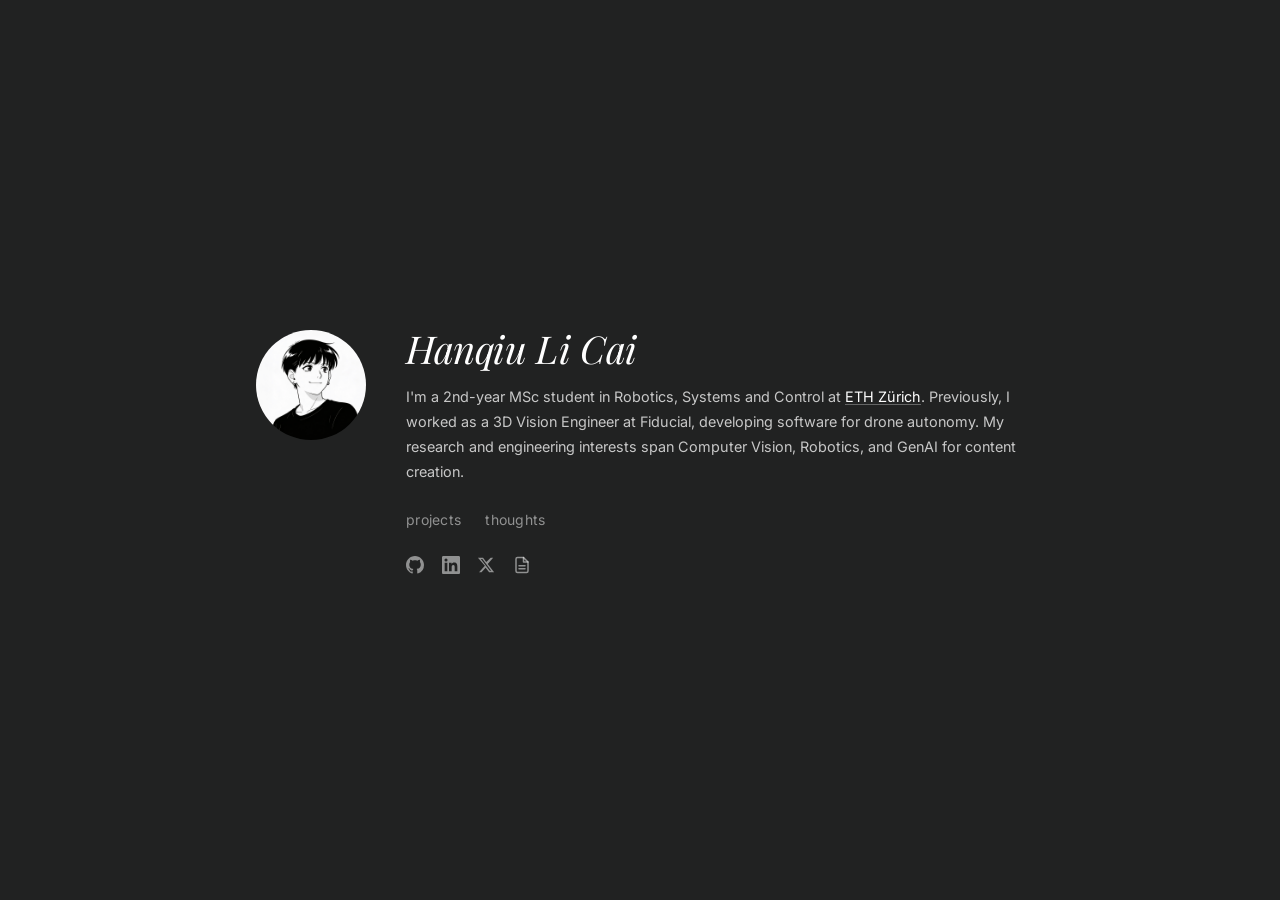
<file: index.html>
<!DOCTYPE html>
<html lang="en">
<head>
  <meta charset="UTF-8">
  <meta name="viewport" content="width=device-width, initial-scale=1.0">
  <title>Hanqiu Li Cai</title>
  <meta name="description" content="Personal website of Hanqiu Li Cai">
  <link rel="stylesheet" href="css/style.css">
</head>
<body class="centered">

<div class="page">
<div class="hero">
  <div class="avatar-wrap">
    <img class="avatar" src="7e15e809a15540feb03a42cc08ca48bd.jpeg" alt="Hanqiu Li Cai">
  </div>
  <div class="content">
    <h1>Hanqiu Li Cai</h1>
    <p class="bio">
      I'm a 2nd-year MSc student in Robotics, Systems and Control at <a href="https://ethz.ch">ETH Zürich</a>.
      Previously, I worked as a 3D Vision Engineer at Fiducial, developing software for drone autonomy.
      My research and engineering interests span Computer Vision, Robotics, and GenAI for content creation.
    </p>
    <nav class="nav">
      <a href="projects.html">projects</a>
      <a href="thoughts.html">thoughts</a>
    </nav>
    <div class="social">
      <a href="https://github.com/hanqiuli" class="social-link" aria-label="GitHub">
        <svg viewBox="0 0 16 16" fill="currentColor" aria-hidden="true"><path d="M8 0C3.58 0 0 3.58 0 8c0 3.54 2.29 6.53 5.47 7.59.4.07.55-.17.55-.38 0-.19-.01-.82-.01-1.49-2.01.37-2.53-.49-2.69-.94-.09-.23-.48-.94-.82-1.13-.28-.15-.68-.52-.01-.53.63-.01 1.08.58 1.23.82.72 1.21 1.87.87 2.33.66.07-.52.28-.87.51-1.07-1.78-.2-3.64-.89-3.64-3.95 0-.87.31-1.59.82-2.15-.08-.2-.36-1.02.08-2.12 0 0 .67-.21 2.2.82.64-.18 1.32-.27 2-.27.68 0 1.36.09 2 .27 1.53-1.04 2.2-.82 2.2-.82.44 1.1.16 1.92.08 2.12.51.56.82 1.27.82 2.15 0 3.07-1.87 3.75-3.65 3.95.29.25.54.73.54 1.48 0 1.07-.01 1.93-.01 2.2 0 .21.15.46.55.38A8.013 8.013 0 0016 8c0-4.42-3.58-8-8-8z"/></svg>
      </a>
      <a href="https://www.linkedin.com/in/hanqiu-li-cai/" class="social-link" aria-label="LinkedIn">
        <svg viewBox="0 0 24 24" fill="currentColor" aria-hidden="true"><path d="M20.447 20.452h-3.554v-5.569c0-1.328-.027-3.037-1.852-3.037-1.853 0-2.136 1.445-2.136 2.939v5.667H9.351V9h3.414v1.561h.046c.477-.9 1.637-1.85 3.37-1.85 3.601 0 4.267 2.37 4.267 5.455v6.286zM5.337 7.433a2.062 2.062 0 01-2.063-2.065 2.064 2.064 0 112.063 2.065zm1.782 13.019H3.555V9h3.564v11.452zM22.225 0H1.771C.792 0 0 .774 0 1.729v20.542C0 23.227.792 24 1.771 24h20.451C23.2 24 24 23.227 24 22.271V1.729C24 .774 23.2 0 22.222 0h.003z"/></svg>
      </a>
      <a href="https://x.com/hanqiulicai" class="social-link" aria-label="X">
        <svg viewBox="0 0 24 24" fill="currentColor" aria-hidden="true"><path d="M18.244 2.25h3.308l-7.227 8.26 8.502 11.24H16.17l-4.714-6.231-5.401 6.231H2.744l7.73-8.835L1.254 2.25H8.08l4.259 5.63L18.244 2.25zm-1.161 17.52h1.833L7.084 4.126H5.117L17.083 19.77z"/></svg>
      </a>
      <a href="cv/Hanqiu_Li_Cai.pdf" class="social-link" aria-label="CV">
        <svg viewBox="0 0 24 24" fill="none" stroke="currentColor" stroke-width="2" stroke-linecap="round" stroke-linejoin="round" aria-hidden="true"><path d="M14 2H6a2 2 0 0 0-2 2v16a2 2 0 0 0 2 2h12a2 2 0 0 0 2-2V8z"/><polyline points="14 2 14 8 20 8"/><line x1="16" y1="13" x2="8" y2="13"/><line x1="16" y1="17" x2="8" y2="17"/></svg>
      </a>
    </div>
  </div>
</div>
</div>

</body>
</html>
</file>
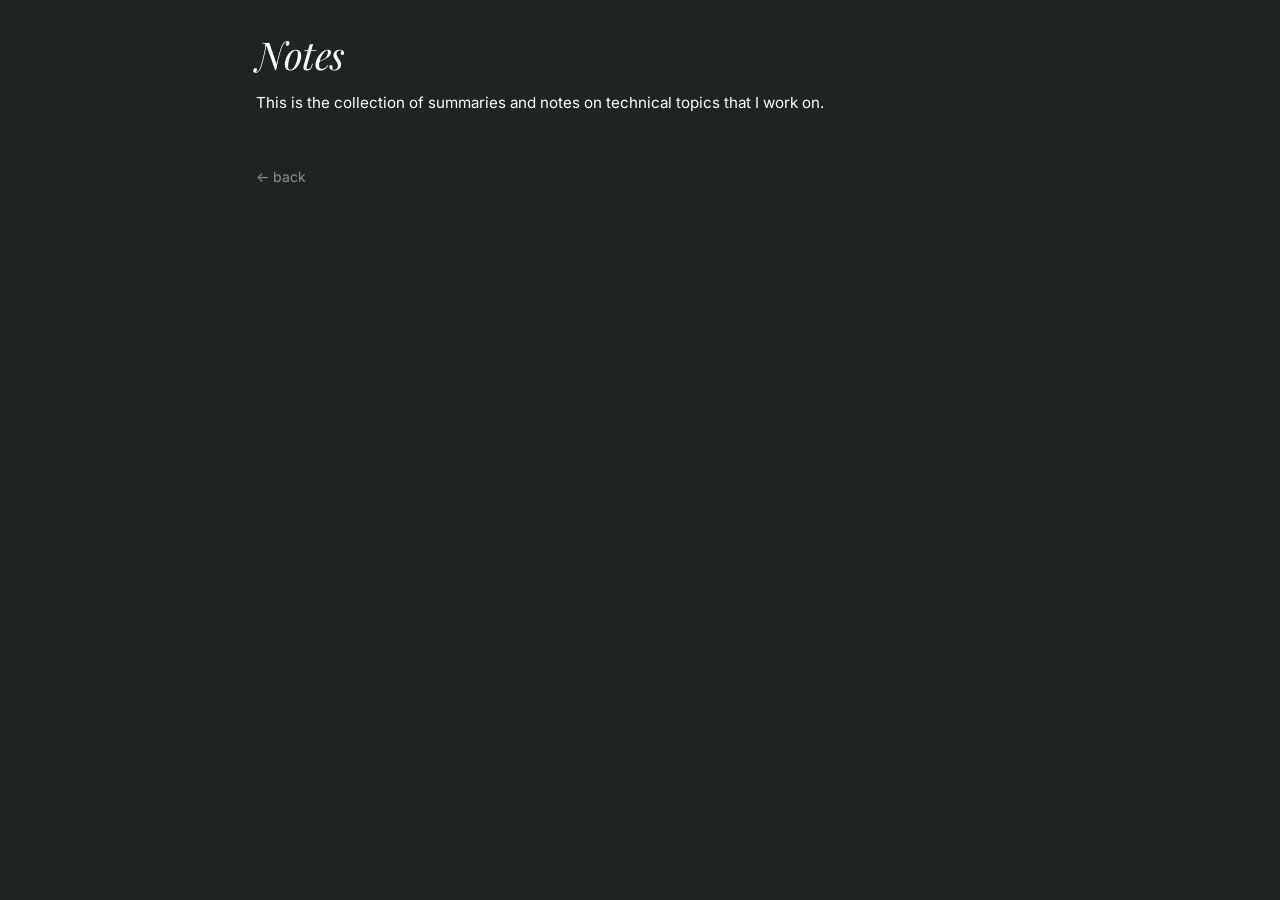
<file: notes.html>
<!DOCTYPE html>
<html lang="en">
<head>
  <meta charset="UTF-8">
  <meta name="viewport" content="width=device-width, initial-scale=1.0">
  <title>Notes - Hanqiu Li Cai</title>
  <meta name="description" content="Technical notes by Hanqiu Li Cai">
  <link rel="stylesheet" href="css/style.css">
</head>
<body>

<div class="page">
<h1>Notes</h1>

<p>
  This is the collection of summaries and notes on technical topics that I work on.
</p>

<ul class="post-list" id="posts"></ul>

<p class="back"><a href="/">← back</a></p>
</div>

<script>
  fetch('notes/posts.json?t=' + Date.now())
    .then(r => r.json())
    .then(posts => {
      const list = document.getElementById('posts');
      posts
        .sort((a, b) => new Date(b.date) - new Date(a.date))
        .forEach(post => {
          const date = new Date(post.date);
          const dateStr = date.toLocaleDateString('en-US', { month: 'short', day: 'numeric' });
          list.innerHTML += `
            <li>
              <span class="date">${dateStr}</span>
              <a href="notes/post.html?p=${post.slug}">${post.title}</a>
            </li>
          `;
        });
    });
</script>

</body>
</html>
</file>
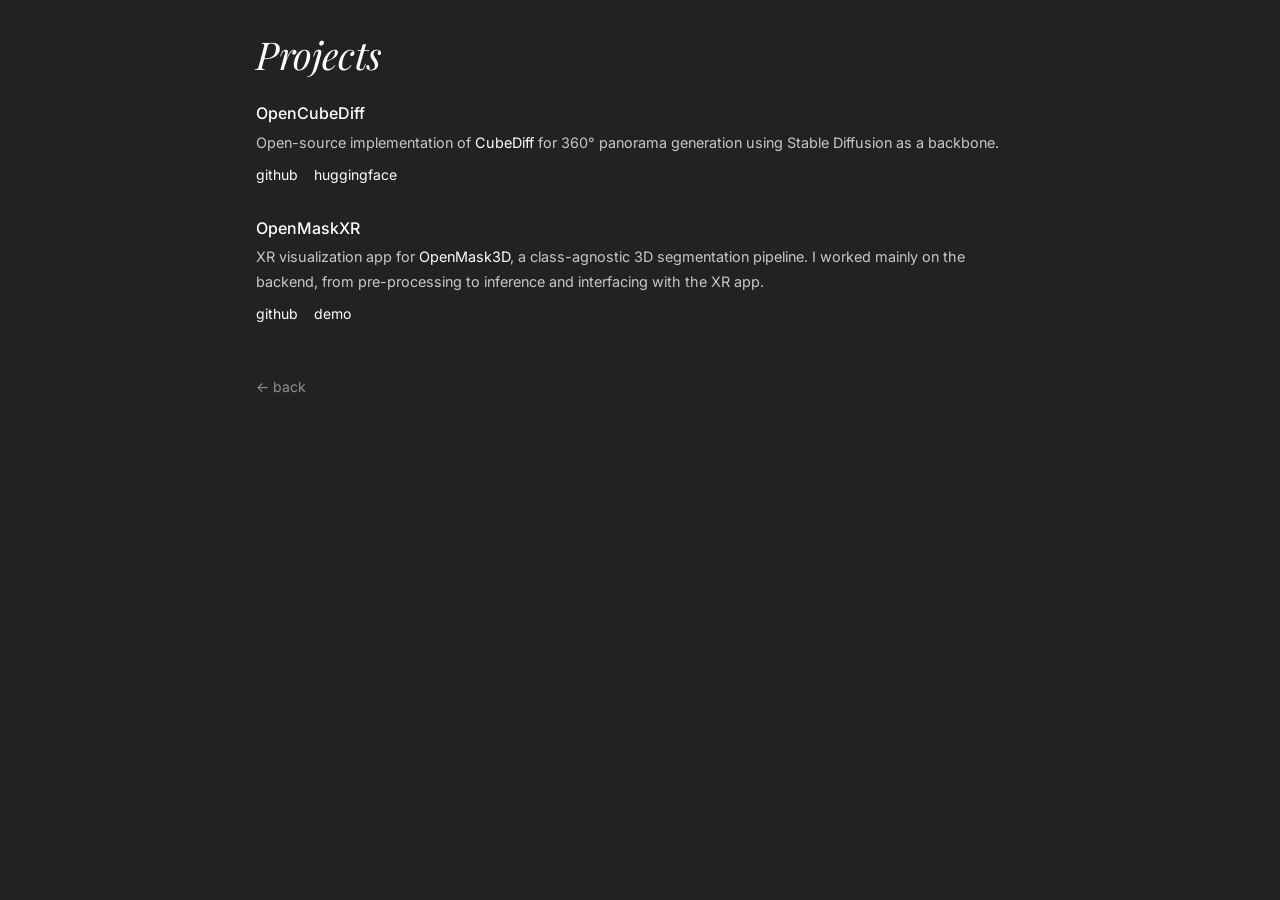
<file: projects.html>
<!DOCTYPE html>
<html lang="en">
<head>
  <meta charset="UTF-8">
  <meta name="viewport" content="width=device-width, initial-scale=1.0">
  <title>Projects - Your Name</title>
  <meta name="description" content="Projects by Your Name">
  <link rel="stylesheet" href="css/style.css">
</head>
<body>

<div class="page">
<h1>Projects</h1>

<div class="project">
  <h3>OpenCubeDiff</h3>
  <p>Open-source implementation of <a href="https://cubediff.github.io/">CubeDiff</a> for 360° panorama generation using Stable Diffusion as a backbone.</p>
  <div class="links small">
    <a href="https://github.com/Juan5713/OpenCubeDiff">github</a>
    <a href="https://huggingface.co/collections/hlicai/opencubediff">huggingface</a>
  </div>
</div>

<div class="project">
  <h3>OpenMaskXR</h3>
  <p>XR visualization app for <a href="https://openmask3d.github.io/">OpenMask3D</a>, a class-agnostic 3D segmentation pipeline. I worked mainly on the backend, from pre-processing to inference and interfacing with the XR app.</p>
  <div class="links small">
    <a href="https://github.com/AlexLike/OpenMaskXR">github</a>
    <a href="https://www.youtube.com/watch?v=rDraLkbDRW0">demo</a>
  </div>
</div>

<p class="back"><a href="/">← back</a></p>
</div>

</body>
</html>
</file>
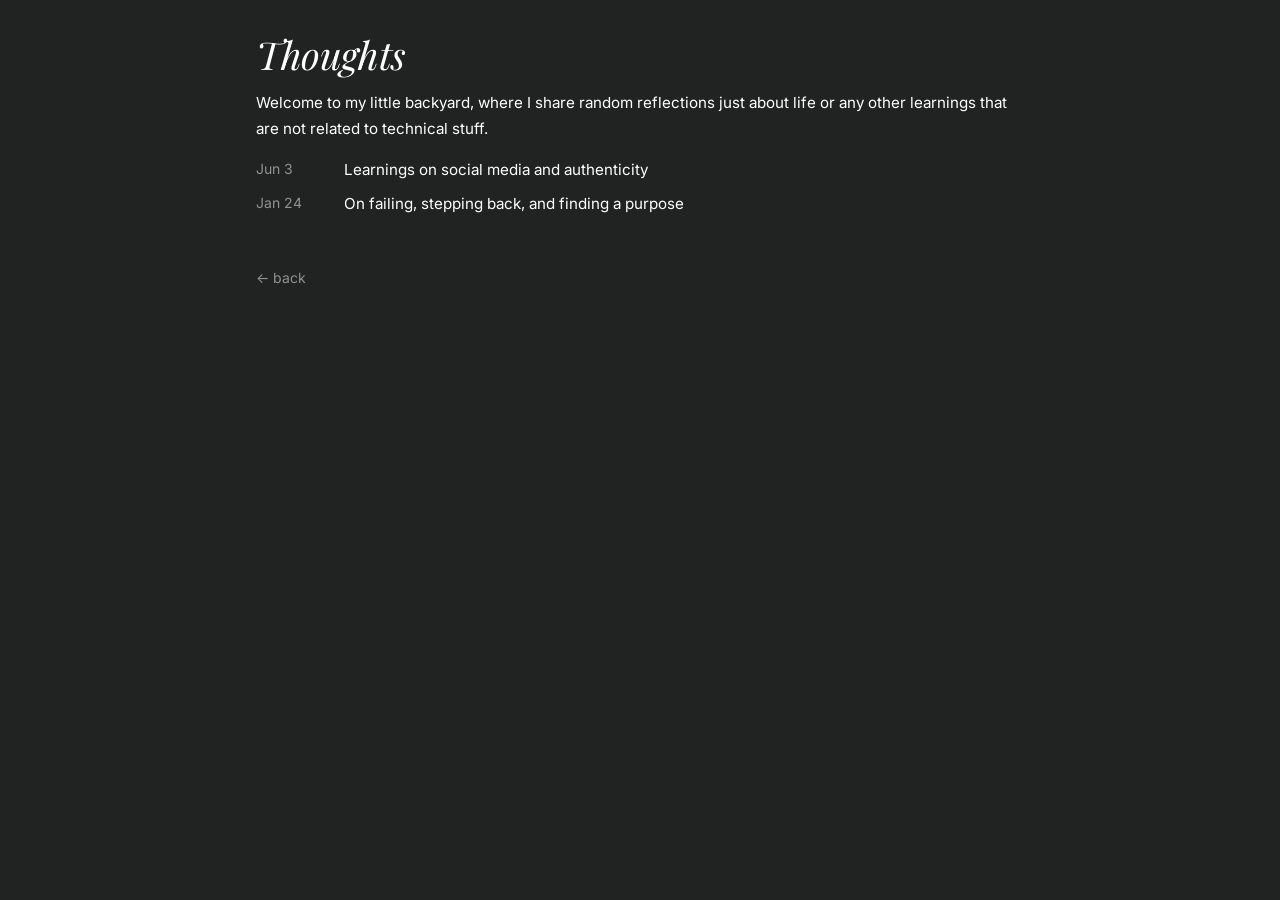
<file: thoughts.html>
<!DOCTYPE html>
<html lang="en">
<head>
  <meta charset="UTF-8">
  <meta name="viewport" content="width=device-width, initial-scale=1.0">
  <title>Thoughts - Hanqiu Li Cai</title>
  <meta name="description" content="Personal thoughts by Hanqiu Li Cai">
  <link rel="stylesheet" href="css/style.css">
</head>
<body>

<div class="page">
<h1>Thoughts</h1>

<p>
  Welcome to my little backyard, where I share random reflections just about life or any other learnings that are not related to technical stuff.
</p>

<ul class="post-list" id="posts"></ul>

<p class="back"><a href="/">← back</a></p>
</div>

<script>
  fetch('thoughts/posts.json?t=' + Date.now())
    .then(r => r.json())
    .then(posts => {
      const list = document.getElementById('posts');
      posts
        .sort((a, b) => new Date(b.date) - new Date(a.date))
        .forEach(post => {
          const date = new Date(post.date);
          const dateStr = date.toLocaleDateString('en-US', { month: 'short', day: 'numeric' });
          list.innerHTML += `
            <li>
              <span class="date">${dateStr}</span>
              <a href="thoughts/post.html?p=${post.slug}">${post.title}</a>
            </li>
          `;
        });
    });
</script>

</body>
</html>
</file>
<file: css/style.css>
@import url('https://fonts.googleapis.com/css2?family=Playfair+Display:ital,wght@1,400&family=Inter:wght@300;400;500&display=swap');

:root {
  --bg: #212222;
  --text: #ffffff;
  --muted: rgba(255, 255, 255, 0.5);
  --subtle: rgba(255, 255, 255, 0.75);
  --border: rgba(255, 255, 255, 0.1);
}

* { box-sizing: border-box; margin: 0; padding: 0; }

body {
  font-family: 'Inter', -apple-system, BlinkMacSystemFont, sans-serif;
  font-size: 0.95rem;
  font-weight: 400;
  line-height: 1.7;
  color: var(--text);
  background: var(--bg);
  margin: 0;
  min-height: 100vh;
  display: flex;
  align-items: flex-start;
  justify-content: center;
}

.page {
  width: 100%;
  max-width: 52rem;
  padding: 2rem;
}

body.centered {
  align-items: center;
}

/* ── Hero layout ────────────────────────────────── */

.hero {
  display: flex;
  align-items: flex-start;
  gap: 2.5rem;
}

.avatar-wrap {
  flex-shrink: 0;
  width: 110px;
  height: 110px;
  border-radius: 50%;
  background: rgba(255, 255, 255, 0.08);
  overflow: hidden;
  margin-top: 0.25rem;
}

.avatar {
  width: 100%;
  height: 100%;
  object-fit: cover;
  display: block;
}

.content {
  flex: 1;
  min-width: 0;
}

/* ── Name ───────────────────────────────────────── */

h1 {
  font-family: 'Playfair Display', Georgia, serif;
  font-style: italic;
  font-weight: 400;
  font-size: 2.4rem;
  line-height: 1.15;
  letter-spacing: -0.01em;
  color: var(--text);
  margin-bottom: 0.85rem;
}

/* ── Bio ────────────────────────────────────────── */

.bio {
  font-size: 0.9rem;
  line-height: 1.75;
  color: var(--subtle);
  margin-bottom: 1.5rem;
}

.bio a {
  color: var(--text);
  text-decoration: underline;
  text-underline-offset: 2px;
  text-decoration-color: rgba(255, 255, 255, 0.3);
}

.bio a:hover {
  text-decoration-color: rgba(255, 255, 255, 0.85);
}

/* ── Nav ────────────────────────────────────────── */

.nav {
  display: flex;
  gap: 1.5rem;
  margin-bottom: 1.5rem;
}

.nav a {
  font-size: 0.875rem;
  font-weight: 400;
  color: var(--muted);
  text-decoration: none;
  letter-spacing: 0.02em;
}

.nav a:hover {
  color: var(--text);
}

/* ── Social icons ───────────────────────────────── */

.social {
  display: flex;
  gap: 1.1rem;
  align-items: center;
}

.social-link {
  color: var(--muted);
  text-decoration: none;
  display: flex;
  align-items: center;
  transition: color 0.15s ease;
}

.social-link:hover {
  color: var(--text);
}

.social-link svg {
  width: 18px;
  height: 18px;
}

/* ── Sub-pages ──────────────────────────────────── */

h2 {
  font-size: 1rem;
  font-weight: 500;
  margin: 2.5rem 0 1rem;
  color: var(--muted);
  letter-spacing: 0.02em;
  text-transform: uppercase;
  font-size: 0.75rem;
}

h3 {
  font-size: 1rem;
  font-weight: 500;
  margin: 1.5rem 0 0.35rem;
  color: var(--text);
}

p { margin-bottom: 1rem; }

a { color: var(--text); text-decoration: none; }
a:hover { text-decoration: underline; }

hr {
  border: none;
  border-top: 1px solid var(--border);
  margin: 1.5rem 0;
}

ul, ol { margin: 0 0 1rem 1.25rem; }
li { margin-bottom: 0.25rem; }

.muted { color: var(--muted); }
.small { font-size: 0.875rem; }

.post-list { list-style: none; margin-left: 0; }
.post-list li { display: flex; gap: 1rem; margin-bottom: 0.5rem; }
.post-list .date { color: var(--muted); min-width: 4.5rem; font-size: 0.875rem; }

.links { display: flex; gap: 1rem; flex-wrap: wrap; margin: 0.5rem 0; }

.project { margin-bottom: 1.75rem; }
.project h3 { margin-bottom: 0.2rem; }
.project p { margin-bottom: 0.4rem; color: var(--subtle); font-size: 0.9rem; }

.back { margin-top: 3rem; }
.back a { color: var(--muted); font-size: 0.875rem; }
.back a:hover { color: var(--text); text-decoration: none; }

blockquote {
  border-left: 2px solid var(--border);
  padding-left: 1rem;
  color: var(--muted);
  font-style: italic;
  margin: 1rem 0;
}

code {
  background: rgba(255, 255, 255, 0.08);
  padding: 0.15em 0.35em;
  border-radius: 3px;
  font-size: 0.875em;
}

pre {
  background: rgba(255, 255, 255, 0.05);
  padding: 1rem;
  border-radius: 6px;
  overflow-x: auto;
  margin: 1rem 0;
}

img {
  max-width: 100%;
  height: auto;
  border-radius: 4px;
  margin: 1rem 0;
}

.avatar {
  width: 100%;
  height: 100%;
  object-fit: cover;
  display: block;
  border-radius: 0;
  margin: 0;
}

/* ── Responsive ─────────────────────────────────── */

@media (max-width: 540px) {
  .page { padding: 2rem 1.25rem; }

  .hero { flex-direction: column; gap: 1.5rem; }

  .avatar-wrap { width: 90px; height: 90px; }

  h1 { font-size: 2rem; }
}
</file>
